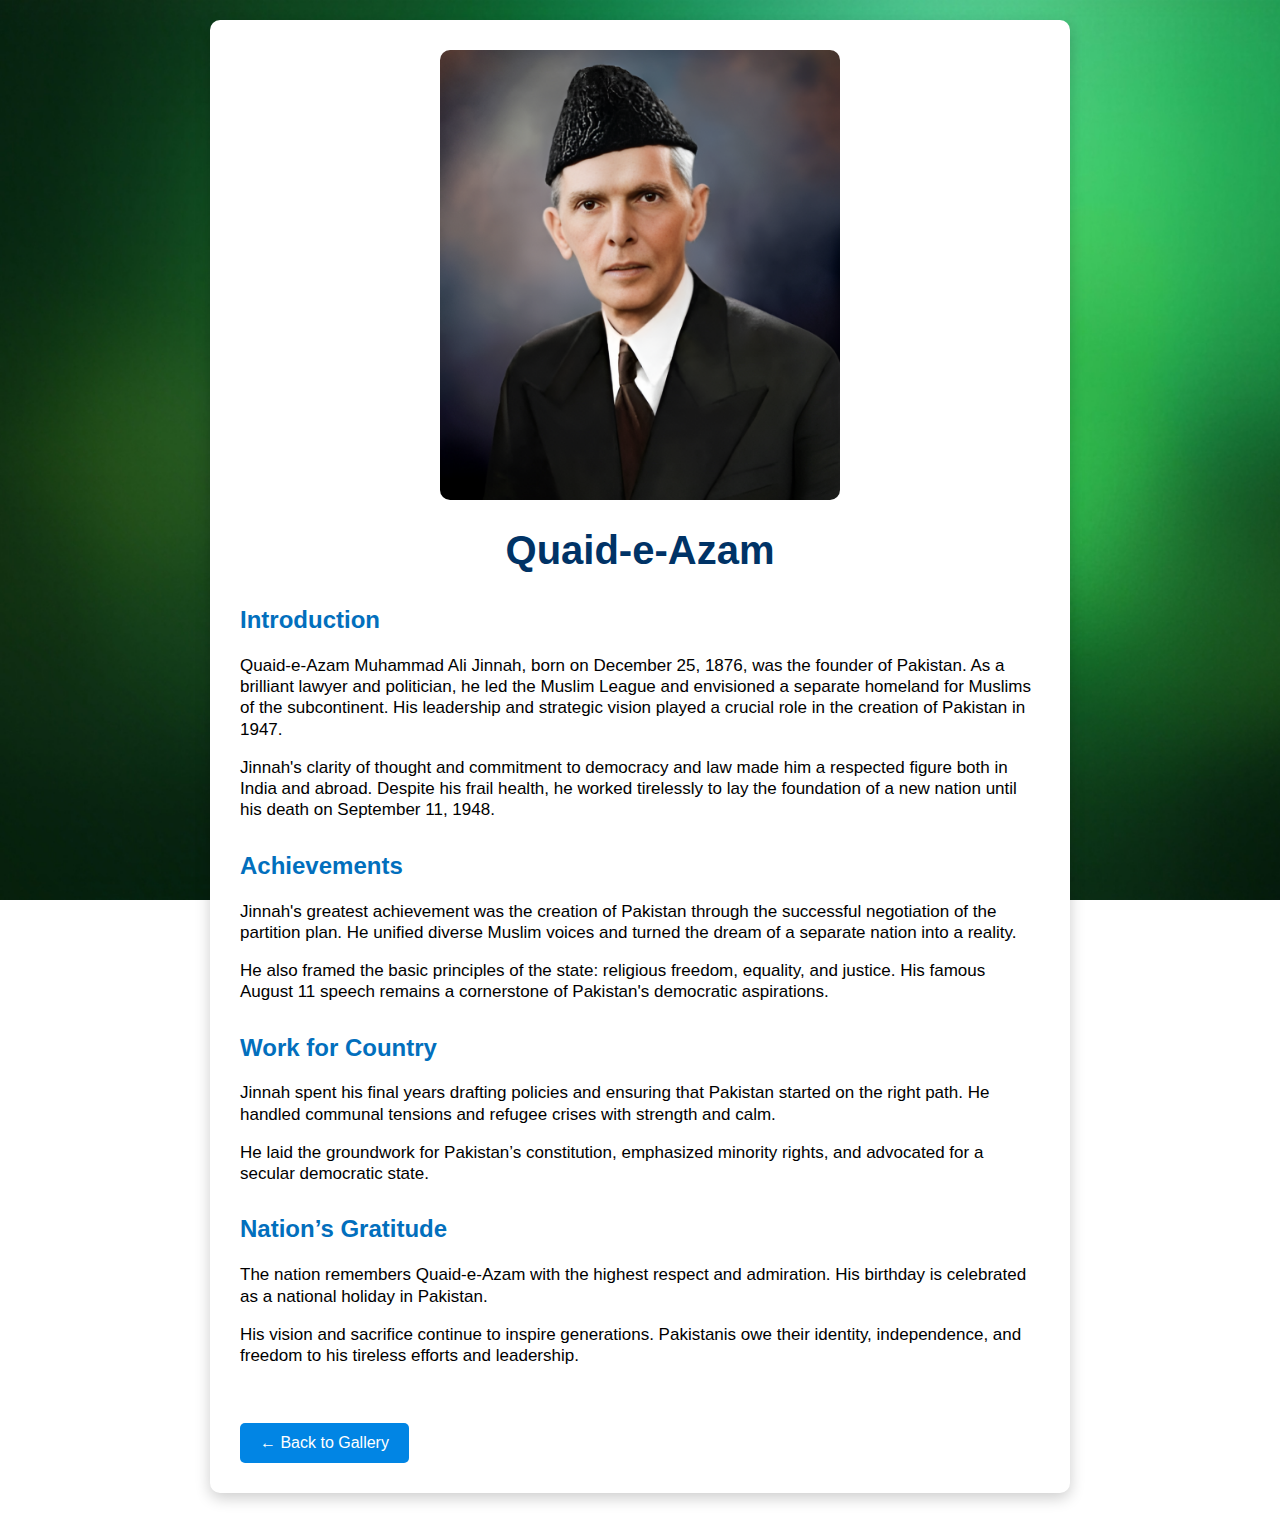
<file: HerosDescription/hero1.html>
<!DOCTYPE html>
<html lang="en">

<head>
    <meta charset="UTF-8">
    <meta name="viewport" content="width=device-width, initial-scale=1.0">
    <title>Quaid-e-Azam - National Hero</title>
    <link rel="stylesheet" href="../css/hero.css">
</head>

<body>
    <div class="container">
        <div class="image">
            <img src="../Images/Quaid-e-Azam.jpg" alt="Quaid-e-Azam">
            <h1>Quaid-e-Azam</h1>
        </div>

        <h2>Introduction</h2>
        <p>
            Quaid-e-Azam Muhammad Ali Jinnah, born on December 25, 1876, was the founder of Pakistan. As a brilliant
            lawyer and politician, he led the Muslim League and envisioned a separate homeland for Muslims of the
            subcontinent. His leadership and strategic vision played a crucial role in the creation of Pakistan in 1947.
        </p>
        <p>
            Jinnah's clarity of thought and commitment to democracy and law made him a respected figure both in India
            and abroad. Despite his frail health, he worked tirelessly to lay the foundation of a new nation until his
            death on September 11, 1948.
        </p>

        <h2>Achievements</h2>
        <p>
            Jinnah's greatest achievement was the creation of Pakistan through the successful negotiation of the
            partition plan. He unified diverse Muslim voices and turned the dream of a separate nation into a reality.
        </p>
        <p>
            He also framed the basic principles of the state: religious freedom, equality, and justice. His famous
            August 11 speech remains a cornerstone of Pakistan's democratic aspirations.
        </p>

        <h2>Work for Country</h2>
        <p>
            Jinnah spent his final years drafting policies and ensuring that Pakistan started on the right path. He
            handled communal tensions and refugee crises with strength and calm.
        </p>
        <p>
            He laid the groundwork for Pakistan’s constitution, emphasized minority rights, and advocated for a secular
            democratic state.
        </p>

        <h2>Nation’s Gratitude</h2>
        <p>
            The nation remembers Quaid-e-Azam with the highest respect and admiration. His birthday is celebrated as a
            national holiday in Pakistan.
        </p>
        <p>
            His vision and sacrifice continue to inspire generations. Pakistanis owe their identity, independence, and
            freedom to his tireless efforts and leadership.
        </p><br>
        <a href="../index.html">← Back to Gallery</a>
    </div>
</body>

</html>
</file>
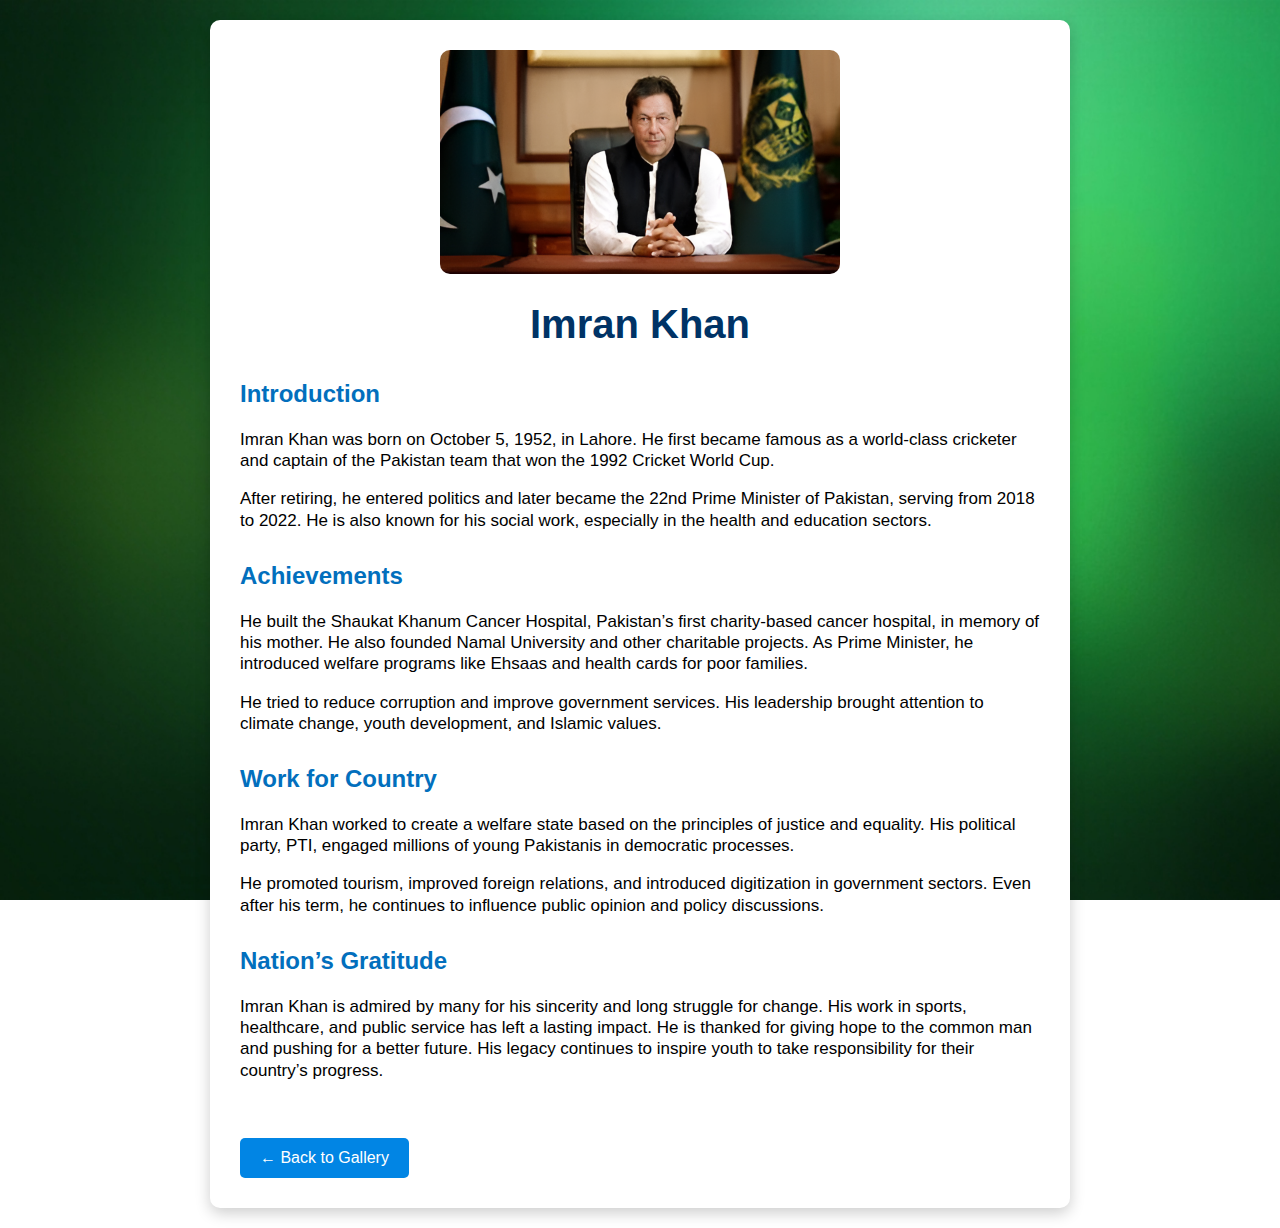
<file: HerosDescription/hero11.html>
<!DOCTYPE html>
<html lang="en">

<head>
    <meta charset="UTF-8">
    <meta name="viewport" content="width=device-width, initial-scale=1.0">
    <title>Imran Khan - National Hero</title>
    <link rel="stylesheet" href="../css/hero.css">
</head>

<body>
    <div class="container">
        <div class="image">
            <img src="../Images/Imran Khan.jpg" alt="Imran Khan">
            <h1>Imran Khan</h1>
        </div>

        <h2>Introduction</h2>
        <p>
            Imran Khan was born on October 5, 1952, in Lahore. He first became famous as a world-class cricketer and
            captain of the Pakistan team that won the 1992 Cricket World Cup.
        </p>
        <p>
            After retiring, he entered politics and later became the 22nd Prime Minister of Pakistan, serving from 2018
            to 2022. He is also known for his social work, especially in the health and education sectors.
        </p>

        <h2>Achievements</h2>
        <p>
            He built the Shaukat Khanum Cancer Hospital, Pakistan’s first charity-based cancer hospital, in memory of
            his mother. He also founded Namal University and other charitable projects. As Prime Minister, he introduced
            welfare programs like Ehsaas and health cards for poor families.
        </p>
        <p>
            He tried to reduce corruption and improve government services. His leadership brought attention to climate
            change, youth development, and Islamic values.
        </p>

        <h2>Work for Country</h2>
        <p>
            Imran Khan worked to create a welfare state based on the principles of justice and equality. His political
            party, PTI, engaged millions of young Pakistanis in democratic processes.
        </p>
        <p>
            He promoted tourism, improved foreign relations, and introduced digitization in government sectors. Even
            after his term, he continues to influence public opinion and policy discussions.
        </p>

        <h2>Nation’s Gratitude</h2>
        <p>
            Imran Khan is admired by many for his sincerity and long struggle for change. His work in sports,
            healthcare, and public service has left a lasting impact. He is thanked for giving hope to the common man
            and pushing for a better future. His legacy continues to inspire youth to take responsibility for their
            country’s progress.
        </p><br>
        <a href="../index.html">← Back to Gallery</a>
    </div>
</body>

</html>
</file>
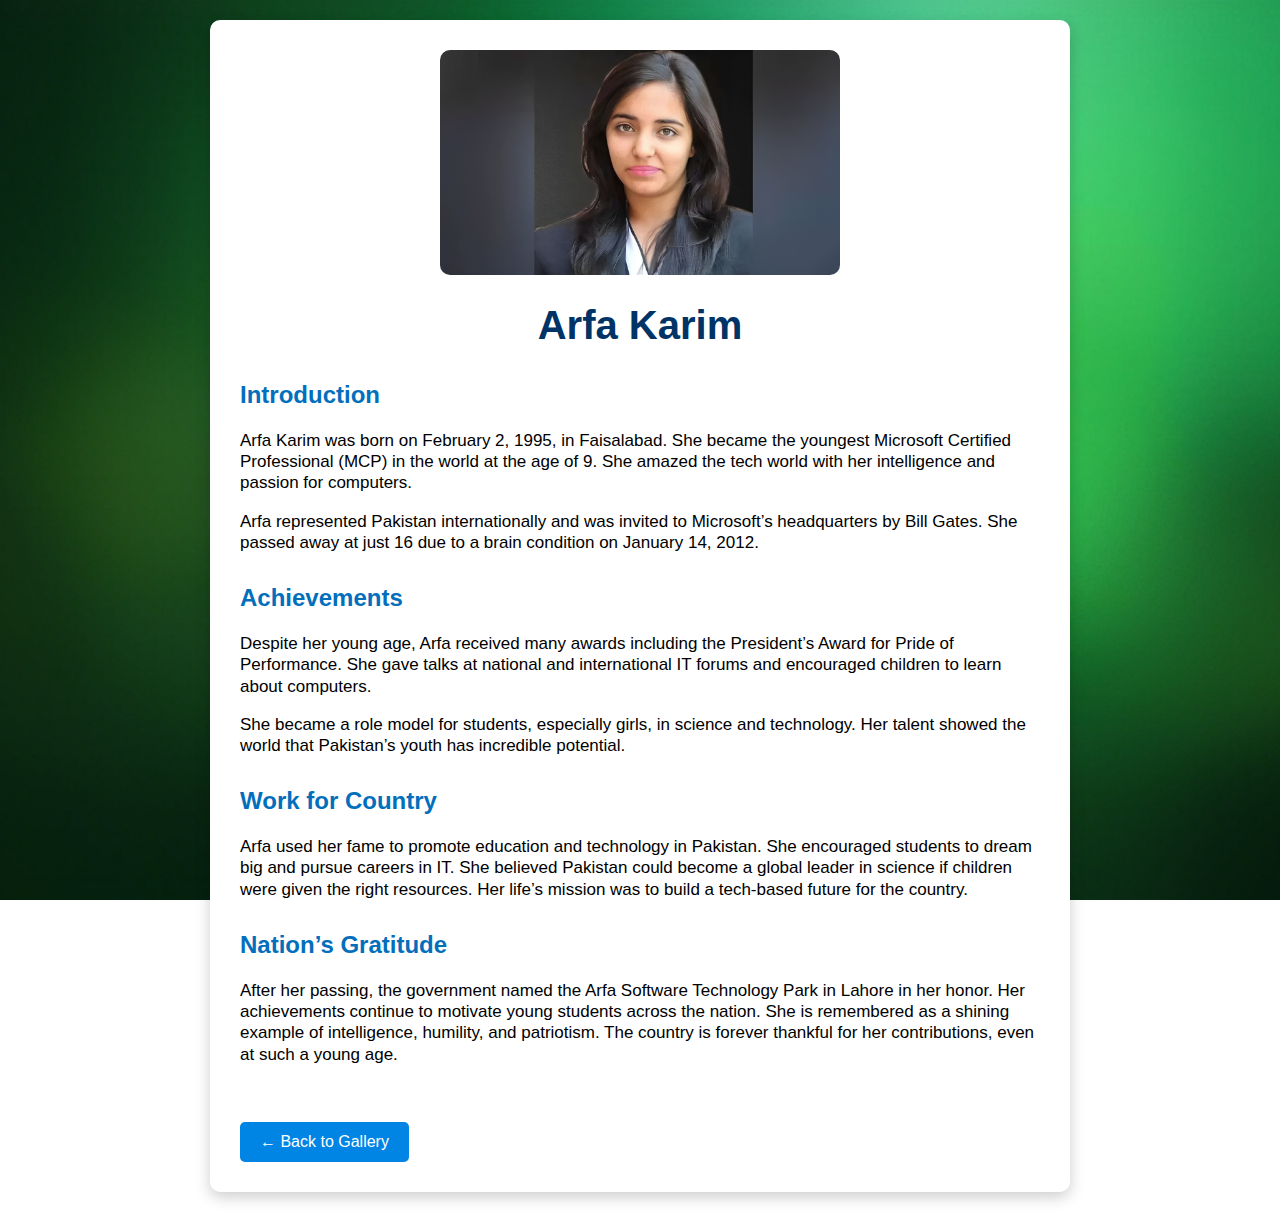
<file: HerosDescription/hero12.html>
<!DOCTYPE html>
<html lang="en">

<head>
    <meta charset="UTF-8">
    <meta name="viewport" content="width=device-width, initial-scale=1.0">
    <title>Arfa Karim - National Hero</title>
    <link rel="stylesheet" href="../css/hero.css">
</head>

<body>
    <div class="container">
        <div class="image">
            <img src="../Images/Arfa Karim.jpg" alt="Arfa Karim">
            <h1>Arfa Karim</h1>
        </div>

        <h2>Introduction</h2>
        <p>
            Arfa Karim was born on February 2, 1995, in Faisalabad. She became the youngest Microsoft Certified
            Professional (MCP) in the world at the age of 9. She amazed the tech world with her intelligence and passion
            for computers.
        </p>
        <p>
            Arfa represented Pakistan internationally and was invited to Microsoft’s headquarters by Bill Gates. She
            passed away at just 16 due to a brain condition on January 14, 2012.
        </p>

        <h2>Achievements</h2>
        <p>
            Despite her young age, Arfa received many awards including the President’s Award for Pride of Performance.
            She gave talks at national and international IT forums and encouraged children to learn about computers.
        </p>
        <p>
            She became a role model for students, especially girls, in science and technology. Her talent showed the
            world that Pakistan’s youth has incredible potential.
        </p>

        <h2>Work for Country</h2>
        <p>
            Arfa used her fame to promote education and technology in Pakistan. She encouraged students to dream big and
            pursue careers in IT. She believed Pakistan could become a global leader in science if children were given
            the right resources. Her life’s mission was to build a tech-based future for the country.
        </p>

        <h2>Nation’s Gratitude</h2>
        <p>
            After her passing, the government named the Arfa Software Technology Park in Lahore in her honor. Her
            achievements continue to motivate young students across the nation. She is remembered as a shining example
            of intelligence, humility, and patriotism. The country is forever thankful for her contributions, even at
            such a young age.
        </p><br>
        <a href="../index.html">← Back to Gallery</a>
    </div>
</body>

</html>
</file>
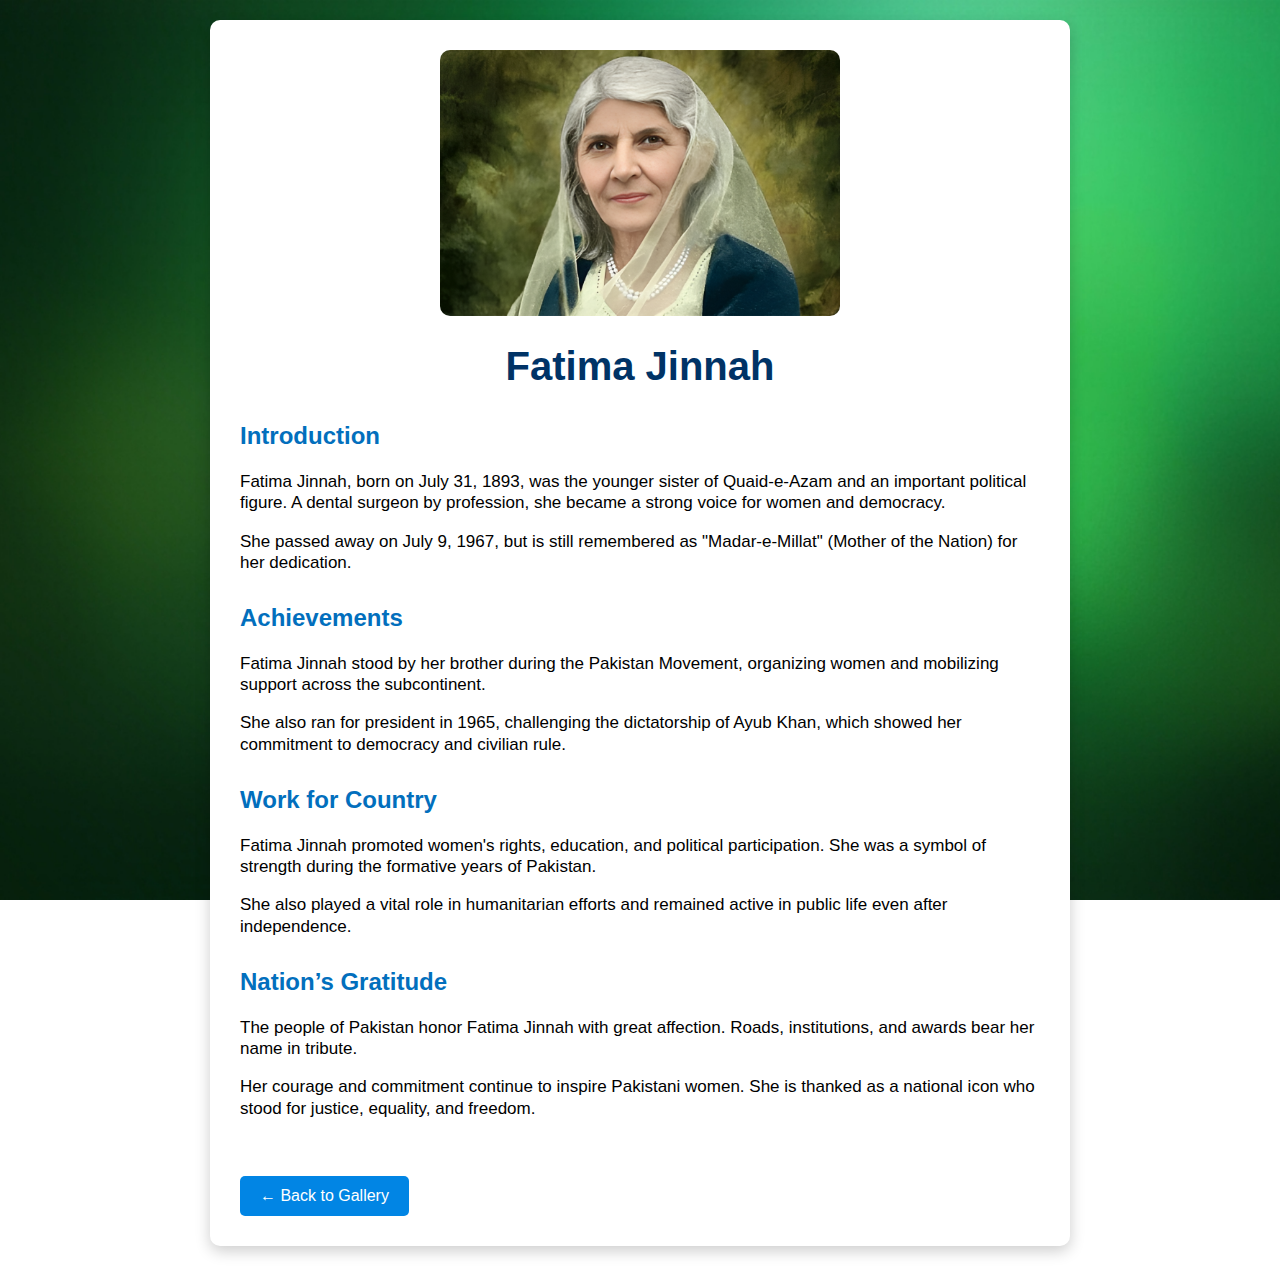
<file: HerosDescription/hero2.html>
<!DOCTYPE html>
<html lang="en">

<head>
    <meta charset="UTF-8">
    <meta name="viewport" content="width=device-width, initial-scale=1.0">
    <title>Fatima Jinnah - National Hero</title>
    <link rel="stylesheet" href="../css/hero.css">
</head>

<body>
    <div class="container">
        <div class="image">
            <img src="../Images/Fatima Jinnah.jpg" alt="Fatima Jinnah">
            <h1>Fatima Jinnah</h1>
        </div>

        <h2>Introduction</h2>
        <p>
            Fatima Jinnah, born on July 31, 1893, was the younger sister of Quaid-e-Azam and an important political
            figure. A dental surgeon by profession, she became a strong voice for women and democracy.
        </p>
        <p>
            She passed away on July 9, 1967, but is still remembered as "Madar-e-Millat" (Mother of the Nation) for her
            dedication.
        </p>

        <h2>Achievements</h2>
        <p>
            Fatima Jinnah stood by her brother during the Pakistan Movement, organizing women and mobilizing support
            across the subcontinent.
        </p>
        <p>
            She also ran for president in 1965, challenging the dictatorship of Ayub Khan, which showed her commitment
            to democracy and civilian rule.
        </p>

        <h2>Work for Country</h2>
        <p>
            Fatima Jinnah promoted women's rights, education, and political participation. She was a symbol of strength
            during the formative years of Pakistan.
        </p>
        <p>
            She also played a vital role in humanitarian efforts and remained active in public life even after
            independence.
        </p>

        <h2>Nation’s Gratitude</h2>
        <p>
            The people of Pakistan honor Fatima Jinnah with great affection. Roads, institutions, and awards bear her
            name in tribute.
        </p>
        <p>
            Her courage and commitment continue to inspire Pakistani women. She is thanked as a national icon who stood
            for justice, equality, and freedom.
        </p><br>
        <a href="../index.html">← Back to Gallery</a>
    </div>
</body>

</html>
</file>
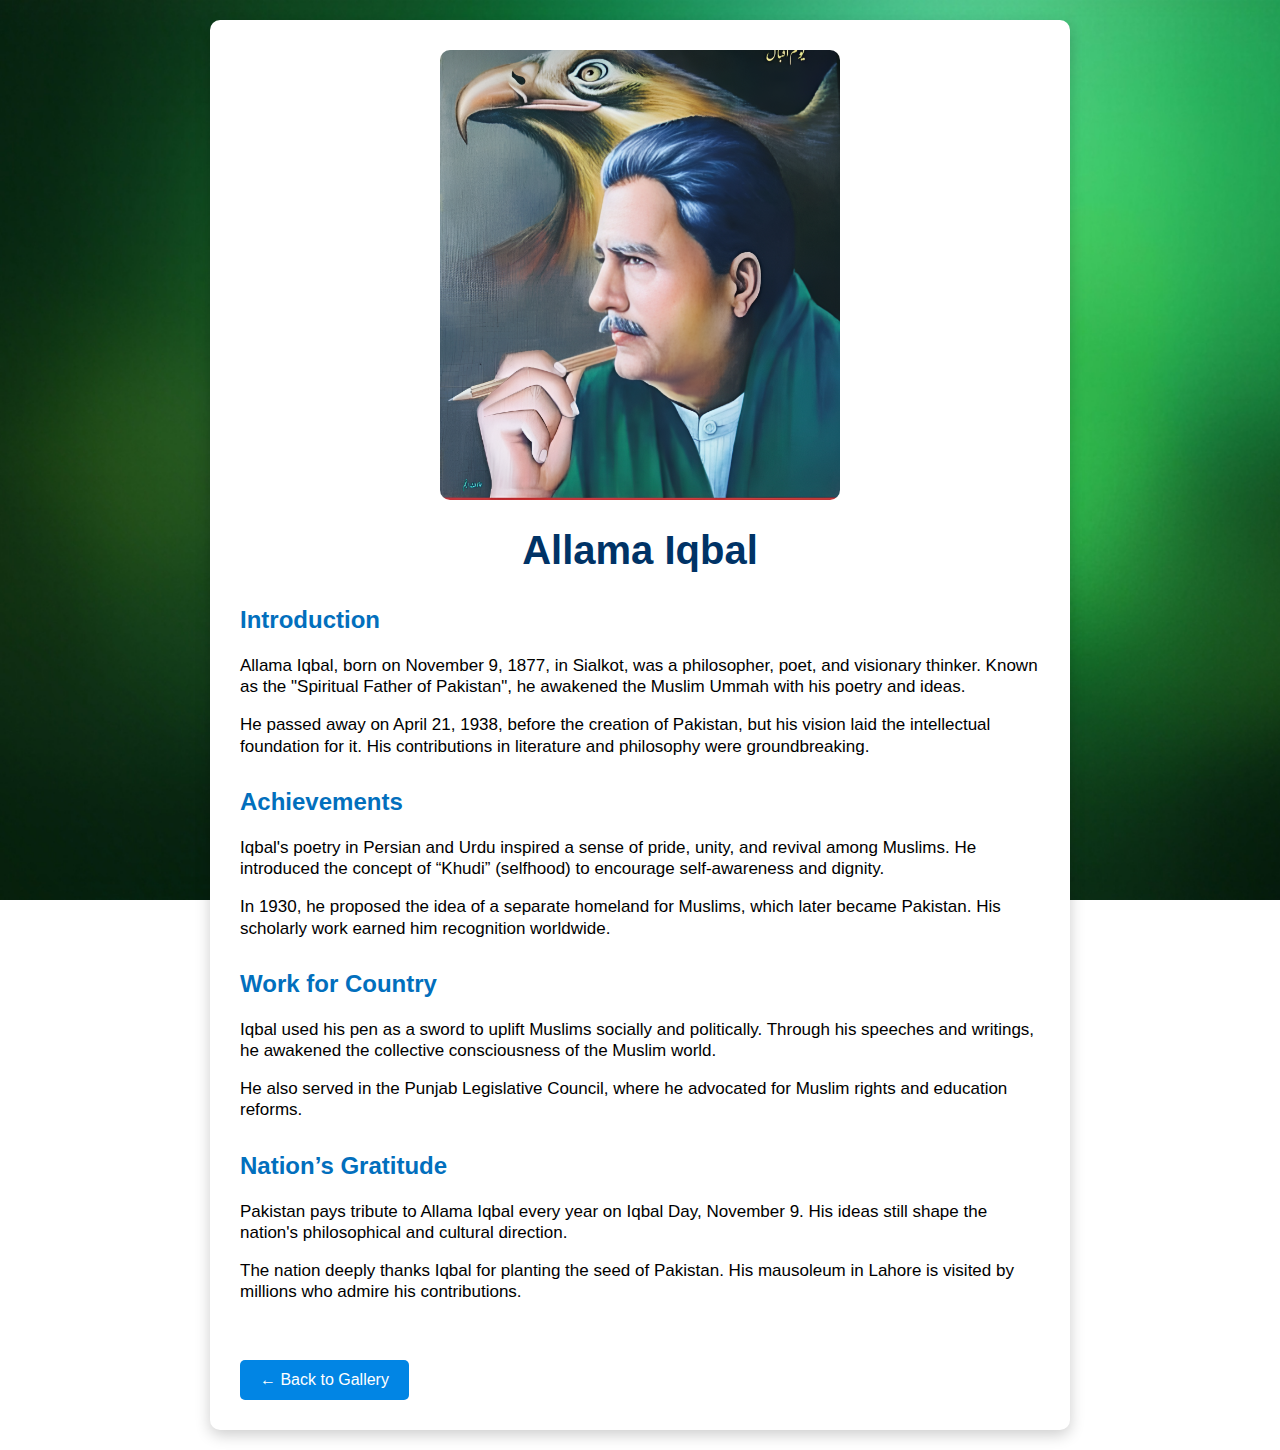
<file: HerosDescription/hero3.html>
<!DOCTYPE html>
<html lang="en">

<head>
    <meta charset="UTF-8">
    <meta name="viewport" content="width=device-width, initial-scale=1.0">
    <title>Allama Iqbal - National Hero</title>
    <link rel="stylesheet" href="../css/hero.css">
</head>

<body>
    <div class="container">
        <div class="image">
            <img src="../Images/Allama Iqbal.jpg" alt="Allama Iqbal">
            <h1>Allama Iqbal</h1>
        </div>

        <h2>Introduction</h2>
        <p>
            Allama Iqbal, born on November 9, 1877, in Sialkot, was a philosopher, poet, and visionary thinker. Known as
            the "Spiritual Father of Pakistan", he awakened the Muslim Ummah with his poetry and ideas.
        </p>
        <p>
            He passed away on April 21, 1938, before the creation of Pakistan, but his vision laid the intellectual
            foundation for it. His contributions in literature and philosophy were groundbreaking.
        </p>

        <h2>Achievements</h2>
        <p>
            Iqbal's poetry in Persian and Urdu inspired a sense of pride, unity, and revival among Muslims. He
            introduced the concept of “Khudi” (selfhood) to encourage self-awareness and dignity.
        </p>
        <p>
            In 1930, he proposed the idea of a separate homeland for Muslims, which later became Pakistan. His scholarly
            work earned him recognition worldwide.
        </p>

        <h2>Work for Country</h2>
        <p>
            Iqbal used his pen as a sword to uplift Muslims socially and politically. Through his speeches and writings,
            he awakened the collective consciousness of the Muslim world.
        </p>
        <p>
            He also served in the Punjab Legislative Council, where he advocated for Muslim rights and education
            reforms.
        </p>

        <h2>Nation’s Gratitude</h2>
        <p>
            Pakistan pays tribute to Allama Iqbal every year on Iqbal Day, November 9. His ideas still shape the
            nation's philosophical and cultural direction.
        </p>
        <p>
            The nation deeply thanks Iqbal for planting the seed of Pakistan. His mausoleum in Lahore is visited by
            millions who admire his contributions.
        </p><br>
        <a href="../index.html">← Back to Gallery</a>
    </div>
</body>

</html>
</file>
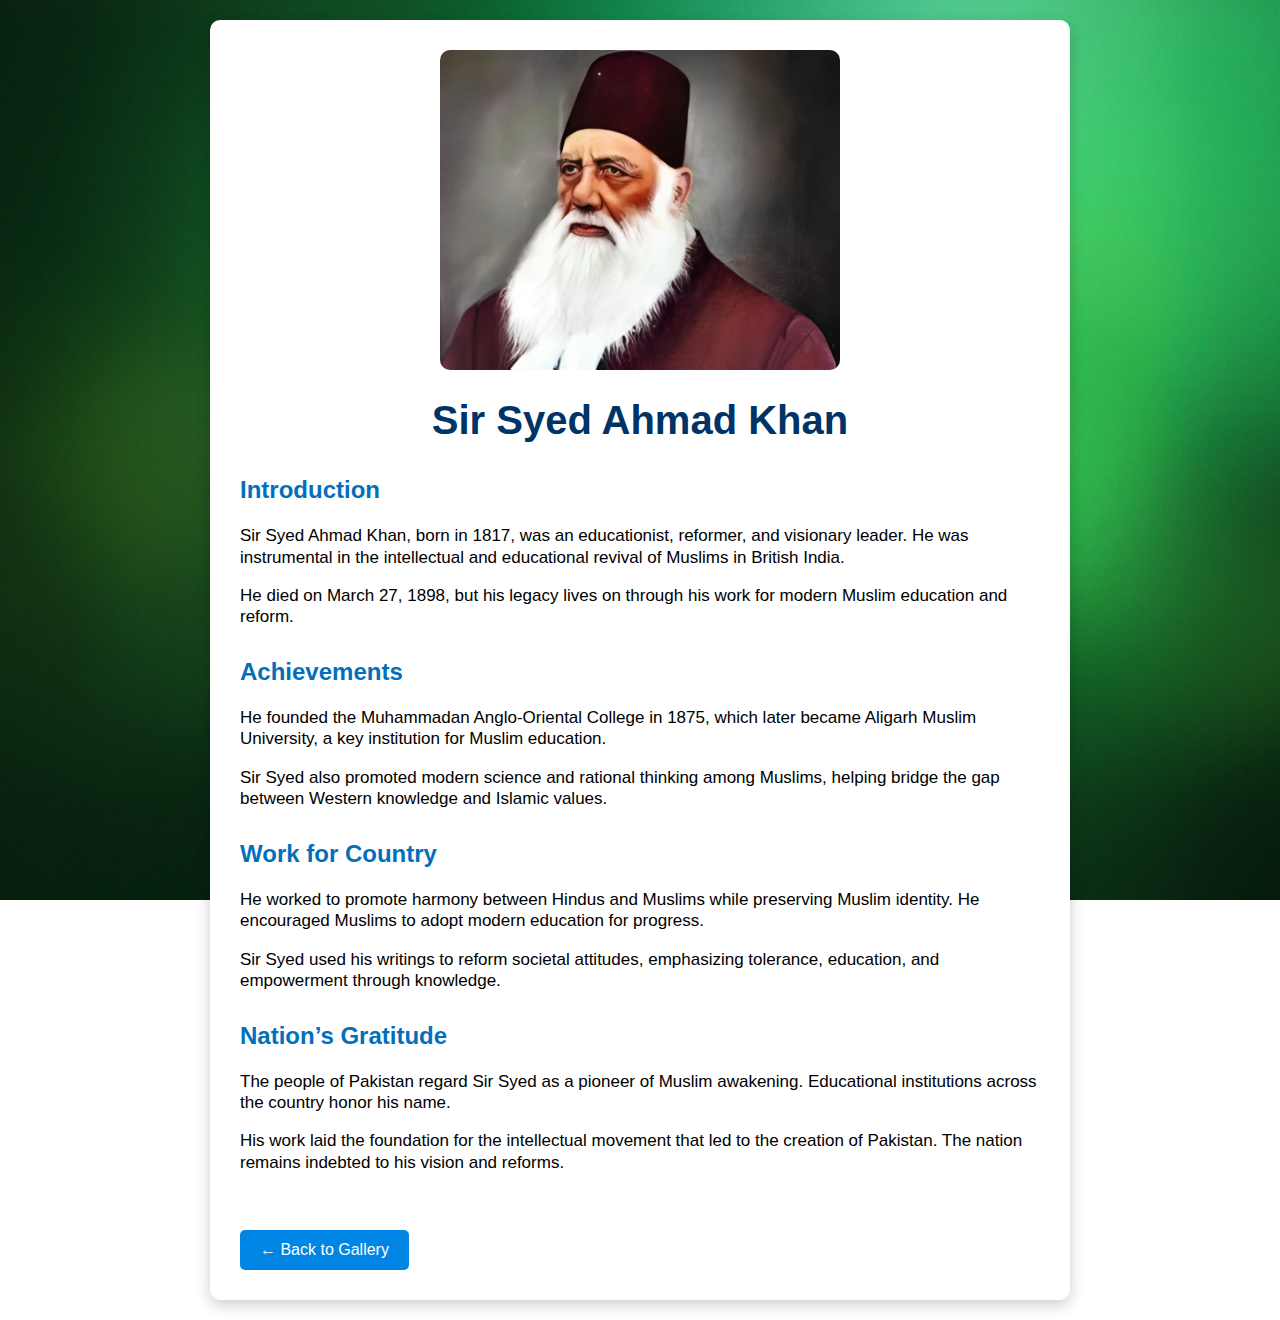
<file: HerosDescription/hero4.html>
<!DOCTYPE html>
<html lang="en">

<head>
    <meta charset="UTF-8">
    <meta name="viewport" content="width=device-width, initial-scale=1.0">
    <title>Sir Syed Ahmad Khan - National Hero</title>
    <link rel="stylesheet" href="../css/hero.css">
</head>

<body>
    <div class="container">
        <div class="image">
            <img src="../Images/Sir Syed Ahmad Khan.jpg" alt="Sir Syed Ahmad Khan">
            <h1>Sir Syed Ahmad Khan</h1>
        </div>

        <h2>Introduction</h2>
        <p>
            Sir Syed Ahmad Khan, born in 1817, was an educationist, reformer, and visionary leader. He was instrumental
            in the intellectual and educational revival of Muslims in British India.
        </p>
        <p>
            He died on March 27, 1898, but his legacy lives on through his work for modern Muslim education and reform.
        </p>

        <h2>Achievements</h2>
        <p>
            He founded the Muhammadan Anglo-Oriental College in 1875, which later became Aligarh Muslim University, a
            key institution for Muslim education.
        </p>
        <p>
            Sir Syed also promoted modern science and rational thinking among Muslims, helping bridge the gap between
            Western knowledge and Islamic values.
        </p>

        <h2>Work for Country</h2>
        <p>
            He worked to promote harmony between Hindus and Muslims while preserving Muslim identity. He encouraged
            Muslims to adopt modern education for progress.
        </p>
        <p>
            Sir Syed used his writings to reform societal attitudes, emphasizing tolerance, education, and empowerment
            through knowledge.
        </p>

        <h2>Nation’s Gratitude</h2>
        <p>
            The people of Pakistan regard Sir Syed as a pioneer of Muslim awakening. Educational institutions across the
            country honor his name.
        </p>
        <p>
            His work laid the foundation for the intellectual movement that led to the creation of Pakistan. The nation
            remains indebted to his vision and reforms.
        </p><br>
        <a href="../index.html">← Back to Gallery</a>
    </div>
</body>

</html>
</file>
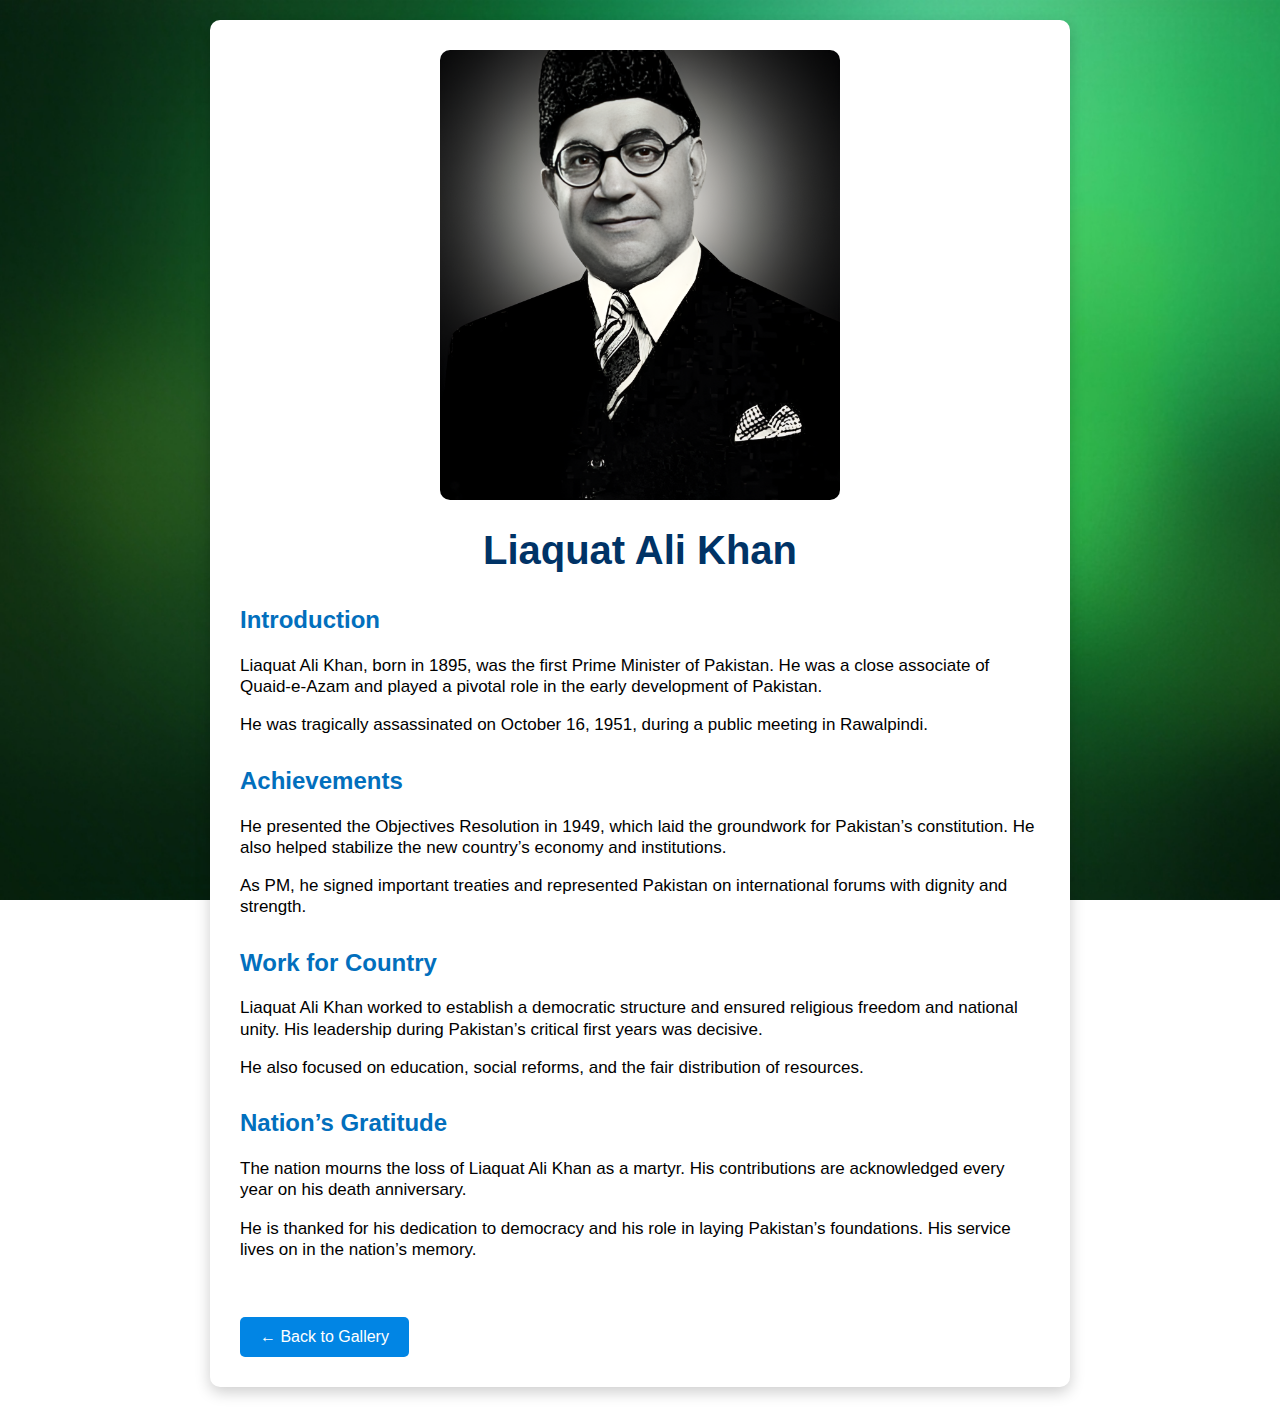
<file: HerosDescription/hero5.html>
<!DOCTYPE html>
<html lang="en">

<head>
    <meta charset="UTF-8">
    <meta name="viewport" content="width=device-width, initial-scale=1.0">
    <title>Liaquat Ali Khan - National Hero</title>
    <link rel="stylesheet" href="../css/hero.css">
</head>

<body>
    <div class="container">
        <div class="image">
            <img src="../Images/Liaquat Ali Khan.jpg" alt="Liaquat Ali Khan">
            <h1>Liaquat Ali Khan</h1>
        </div>

        <h2>Introduction</h2>
        <p>
            Liaquat Ali Khan, born in 1895, was the first Prime Minister of Pakistan. He was a close associate of
            Quaid-e-Azam and played a pivotal role in the early development of Pakistan.
        </p>
        <p>
            He was tragically assassinated on October 16, 1951, during a public meeting in Rawalpindi.
        </p>

        <h2>Achievements</h2>
        <p>
            He presented the Objectives Resolution in 1949, which laid the groundwork for Pakistan’s constitution. He
            also helped stabilize the new country’s economy and institutions.
        </p>
        <p>
            As PM, he signed important treaties and represented Pakistan on international forums with dignity and
            strength.
        </p>

        <h2>Work for Country</h2>
        <p>
            Liaquat Ali Khan worked to establish a democratic structure and ensured religious freedom and national
            unity. His leadership during Pakistan’s critical first years was decisive.
        </p>
        <p>
            He also focused on education, social reforms, and the fair distribution of resources.
        </p>

        <h2>Nation’s Gratitude</h2>
        <p>
            The nation mourns the loss of Liaquat Ali Khan as a martyr. His contributions are acknowledged every year on
            his death anniversary.
        </p>
        <p>
            He is thanked for his dedication to democracy and his role in laying Pakistan’s foundations. His service
            lives on in the nation’s memory.
        </p><br>
        <a href="../index.html">← Back to Gallery</a>
    </div>
</body>

</html>
</file>
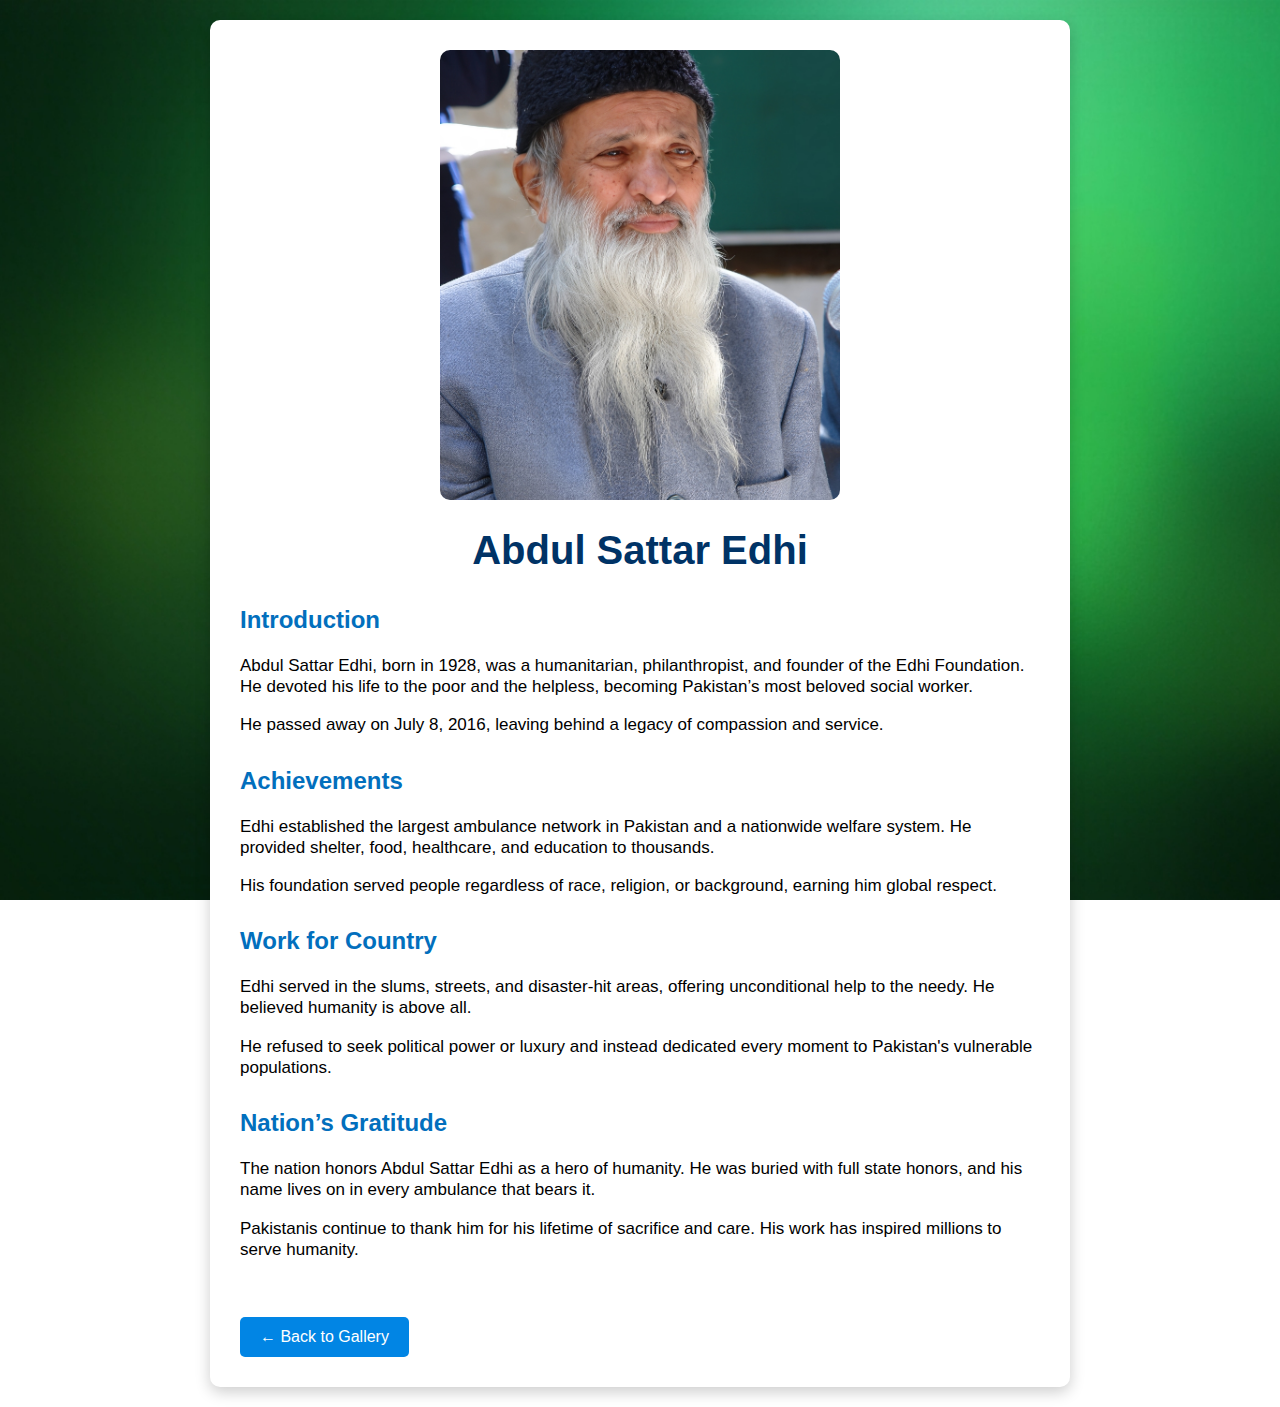
<file: HerosDescription/hero6.html>
<!DOCTYPE html>
<html lang="en">

<head>
    <meta charset="UTF-8">
    <meta name="viewport" content="width=device-width, initial-scale=1.0">
    <title>Abdul Sattar Edhi - National Hero</title>
    <link rel="stylesheet" href="../css/hero.css">
</head>

<body>
    <div class="container">
        <div class="image">
            <img src="../Images/Abdul Sattar Edi.jpg" alt="Abdul Sattar Edhi">
            <h1>Abdul Sattar Edhi</h1>
        </div>

        <h2>Introduction</h2>
        <p>
            Abdul Sattar Edhi, born in 1928, was a humanitarian, philanthropist, and founder of the Edhi Foundation. He
            devoted his life to the poor and the helpless, becoming Pakistan’s most beloved social worker.
        </p>
        <p>
            He passed away on July 8, 2016, leaving behind a legacy of compassion and service.
        </p>

        <h2>Achievements</h2>
        <p>
            Edhi established the largest ambulance network in Pakistan and a nationwide welfare system. He provided
            shelter, food, healthcare, and education to thousands.
        </p>
        <p>
            His foundation served people regardless of race, religion, or background, earning him global respect.
        </p>

        <h2>Work for Country</h2>
        <p>
            Edhi served in the slums, streets, and disaster-hit areas, offering unconditional help to the needy. He
            believed humanity is above all.
        </p>
        <p>
            He refused to seek political power or luxury and instead dedicated every moment to Pakistan's vulnerable
            populations.
        </p>

        <h2>Nation’s Gratitude</h2>
        <p>
            The nation honors Abdul Sattar Edhi as a hero of humanity. He was buried with full state honors, and his
            name lives on in every ambulance that bears it.
        </p>
        <p>
            Pakistanis continue to thank him for his lifetime of sacrifice and care. His work has inspired millions to
            serve humanity.
        </p><br>
        <a href="../index.html">← Back to Gallery</a>
    </div>
</body>

</html>
</file>
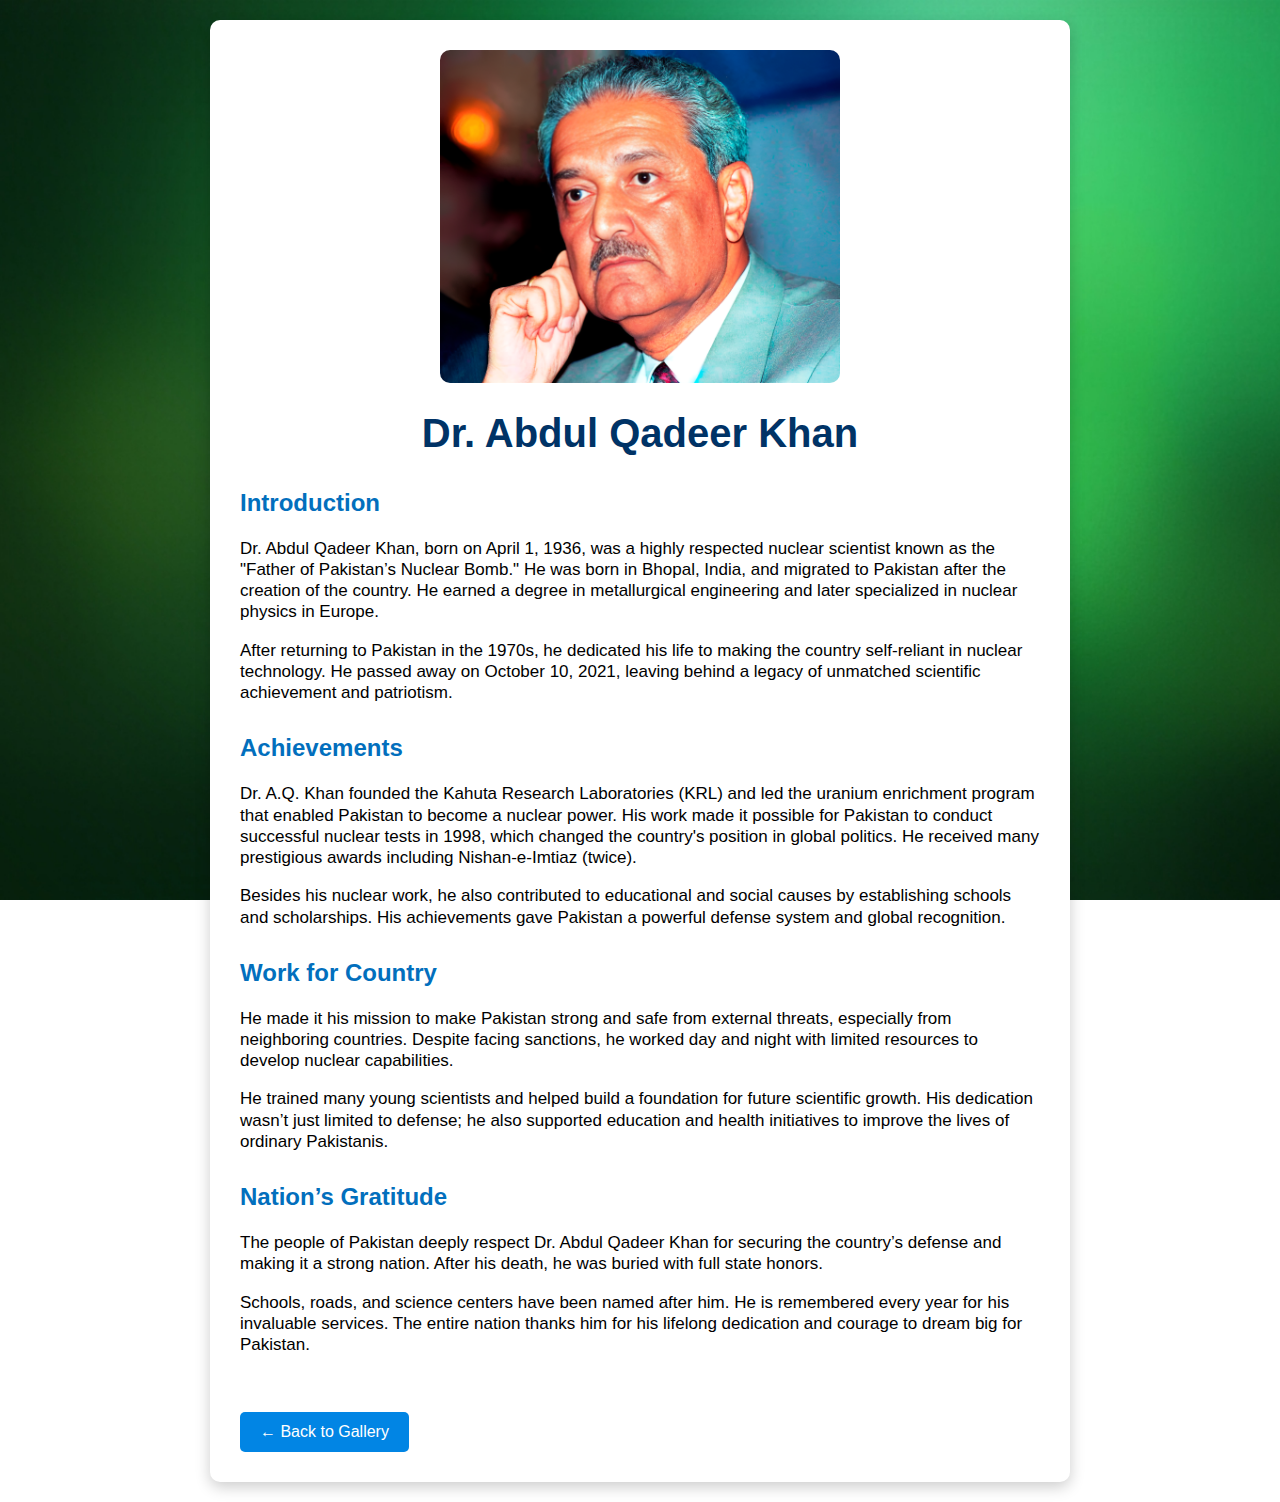
<file: HerosDescription/hero7.html>
<!DOCTYPE html>
<html lang="en">

<head>
    <meta charset="UTF-8">
    <meta name="viewport" content="width=device-width, initial-scale=1.0">
    <title>Dr. Abdul Qadeer Khan - National Hero</title>
    <link rel="stylesheet" href="../css/hero.css">
</head>

<body>
    <div class="container">
        <div class="image">
            <img src="../Images/Dr Abdul Qadeer Khan.jpg" alt="Dr. Abdul Qadeer Khan">
            <h1>Dr. Abdul Qadeer Khan</h1>
        </div>

        <h2>Introduction</h2>
        <p>
            Dr. Abdul Qadeer Khan, born on April 1, 1936, was a highly respected nuclear scientist known as the "Father
            of Pakistan’s Nuclear Bomb." He was born in Bhopal, India, and migrated to Pakistan after the creation of
            the country. He earned a degree in metallurgical engineering and later specialized in nuclear physics in
            Europe.
        </p>
        <p>
            After returning to Pakistan in the 1970s, he dedicated his life to making the country self-reliant in
            nuclear technology. He passed away on October 10, 2021, leaving behind a legacy of unmatched scientific
            achievement and patriotism.
        </p>

        <h2>Achievements</h2>
        <p>
            Dr. A.Q. Khan founded the Kahuta Research Laboratories (KRL) and led the uranium enrichment program that
            enabled Pakistan to become a nuclear power. His work made it possible for Pakistan to conduct successful
            nuclear tests in 1998, which changed the country's position in global politics. He received many prestigious
            awards including Nishan-e-Imtiaz (twice).
        </p>
        <p>
            Besides his nuclear work, he also contributed to educational and social causes by establishing schools and
            scholarships. His achievements gave Pakistan a powerful defense system and global recognition.
        </p>

        <h2>Work for Country</h2>
        <p>
            He made it his mission to make Pakistan strong and safe from external threats, especially from neighboring
            countries. Despite facing sanctions, he worked day and night with limited resources to develop nuclear
            capabilities.
        </p>
        <p>
            He trained many young scientists and helped build a foundation for future scientific growth. His dedication
            wasn’t just limited to defense; he also supported education and health initiatives to improve the lives of
            ordinary Pakistanis.
        </p>

        <h2>Nation’s Gratitude</h2>
        <p>
            The people of Pakistan deeply respect Dr. Abdul Qadeer Khan for securing the country’s defense and making it
            a strong nation. After his death, he was buried with full state honors.
        </p>
        <p>
            Schools, roads, and science centers have been named after him. He is remembered every year for his
            invaluable services. The entire nation thanks him for his lifelong dedication and courage to dream big for
            Pakistan.
        </p><br>
        <a href="../index.html">← Back to Gallery</a>
    </div>
</body>

</html>
</file>
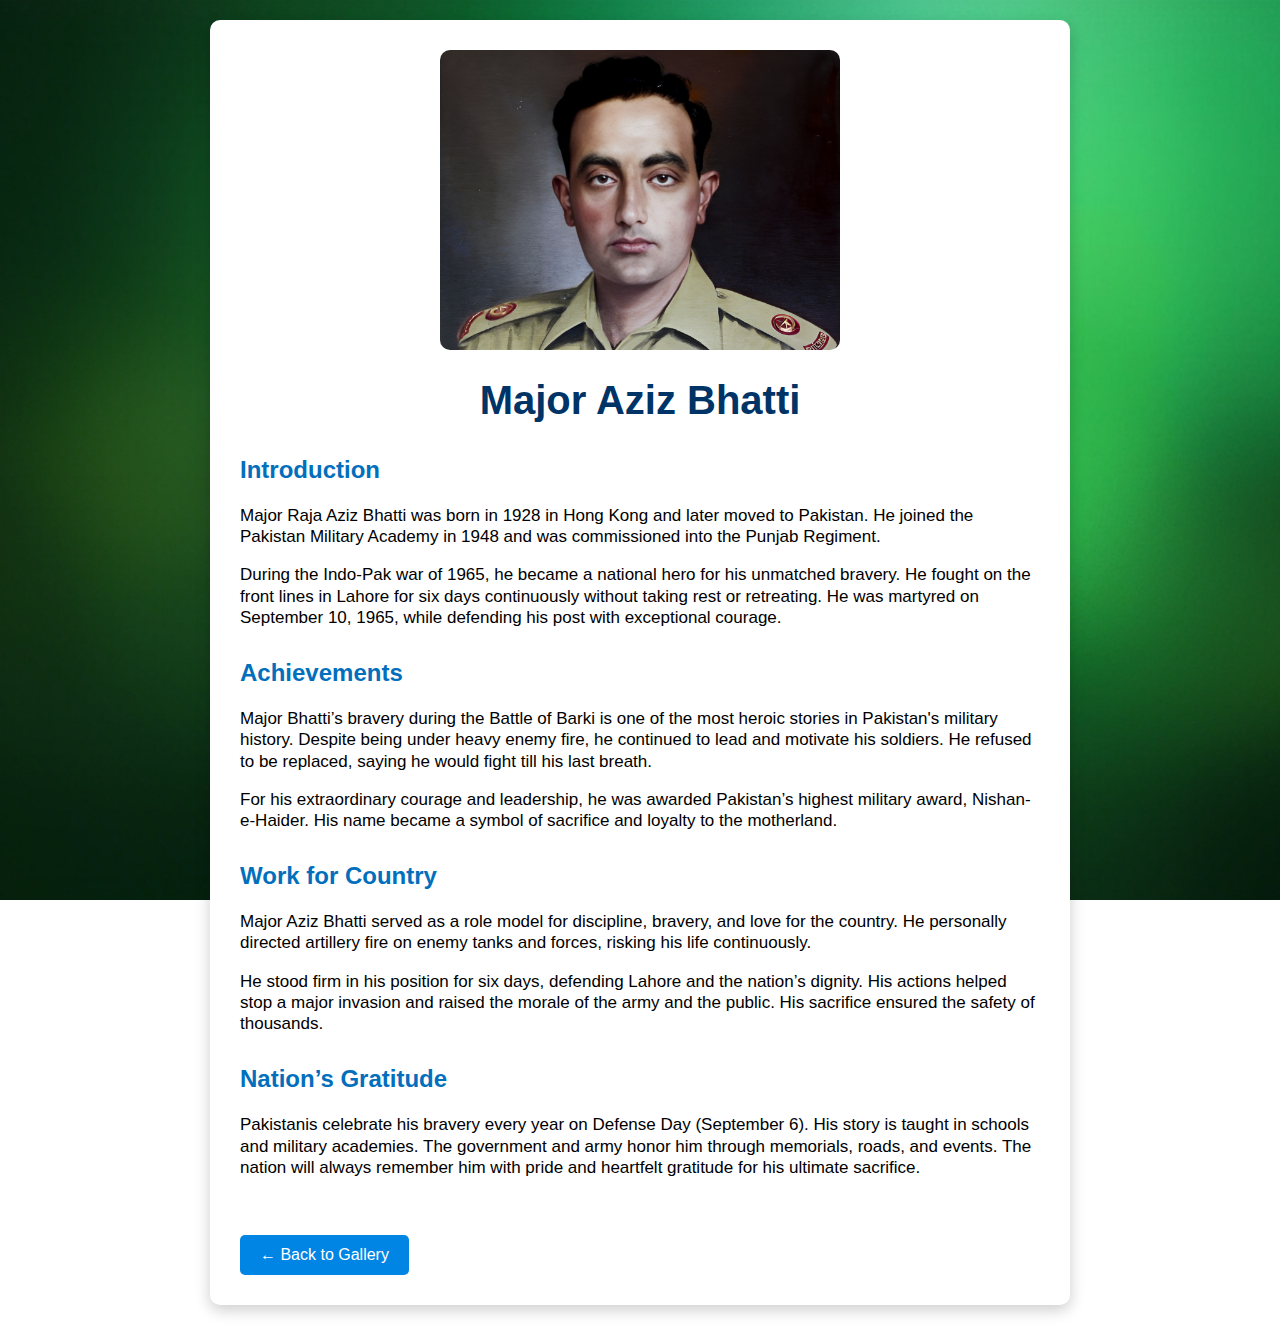
<file: HerosDescription/hero8.html>
<!DOCTYPE html>
<html lang="en">

<head>
    <meta charset="UTF-8">
    <meta name="viewport" content="width=device-width, initial-scale=1.0">
    <title>Major Aziz Bhatti - National Hero</title>
    <link rel="stylesheet" href="../css/hero.css">
</head>

<body>
    <div class="container">
        <div class="image">
            <img src="../Images/Major Aziz Bhatti.jpg" alt="Major Aziz Bhatti">
            <h1>Major Aziz Bhatti</h1>
        </div>

        <h2>Introduction</h2>
        <p>
            Major Raja Aziz Bhatti was born in 1928 in Hong Kong and later moved to Pakistan. He joined the Pakistan
            Military Academy in 1948 and was commissioned into the Punjab Regiment.
        </p>
        <p>
            During the Indo-Pak war of 1965, he became a national hero for his unmatched bravery. He fought on the front
            lines in Lahore for six days continuously without taking rest or retreating. He was martyred on September
            10, 1965, while defending his post with exceptional courage.
        </p>

        <h2>Achievements</h2>
        <p>
            Major Bhatti’s bravery during the Battle of Barki is one of the most heroic stories in Pakistan's military
            history. Despite being under heavy enemy fire, he continued to lead and motivate his soldiers. He refused to
            be replaced, saying he would fight till his last breath.
        </p>
        <p>
            For his extraordinary courage and leadership, he was awarded Pakistan’s highest military award,
            Nishan-e-Haider. His name became a symbol of sacrifice and loyalty to the motherland.
        </p>

        <h2>Work for Country</h2>
        <p>
            Major Aziz Bhatti served as a role model for discipline, bravery, and love for the country. He personally
            directed artillery fire on enemy tanks and forces, risking his life continuously.
        </p>
        <p>
            He stood firm in his position for six days, defending Lahore and the nation’s dignity. His actions helped
            stop a major invasion and raised the morale of the army and the public. His sacrifice ensured the safety of
            thousands.
        </p>

        <h2>Nation’s Gratitude</h2>
        <p>
            Pakistanis celebrate his bravery every year on Defense Day (September 6). His story is taught in schools and
            military academies. The government and army honor him through memorials, roads, and events. The nation will
            always remember him with pride and heartfelt gratitude for his ultimate sacrifice.
        </p><br>
        <a href="../index.html">← Back to Gallery</a>
    </div>
</body>

</html>
</file>
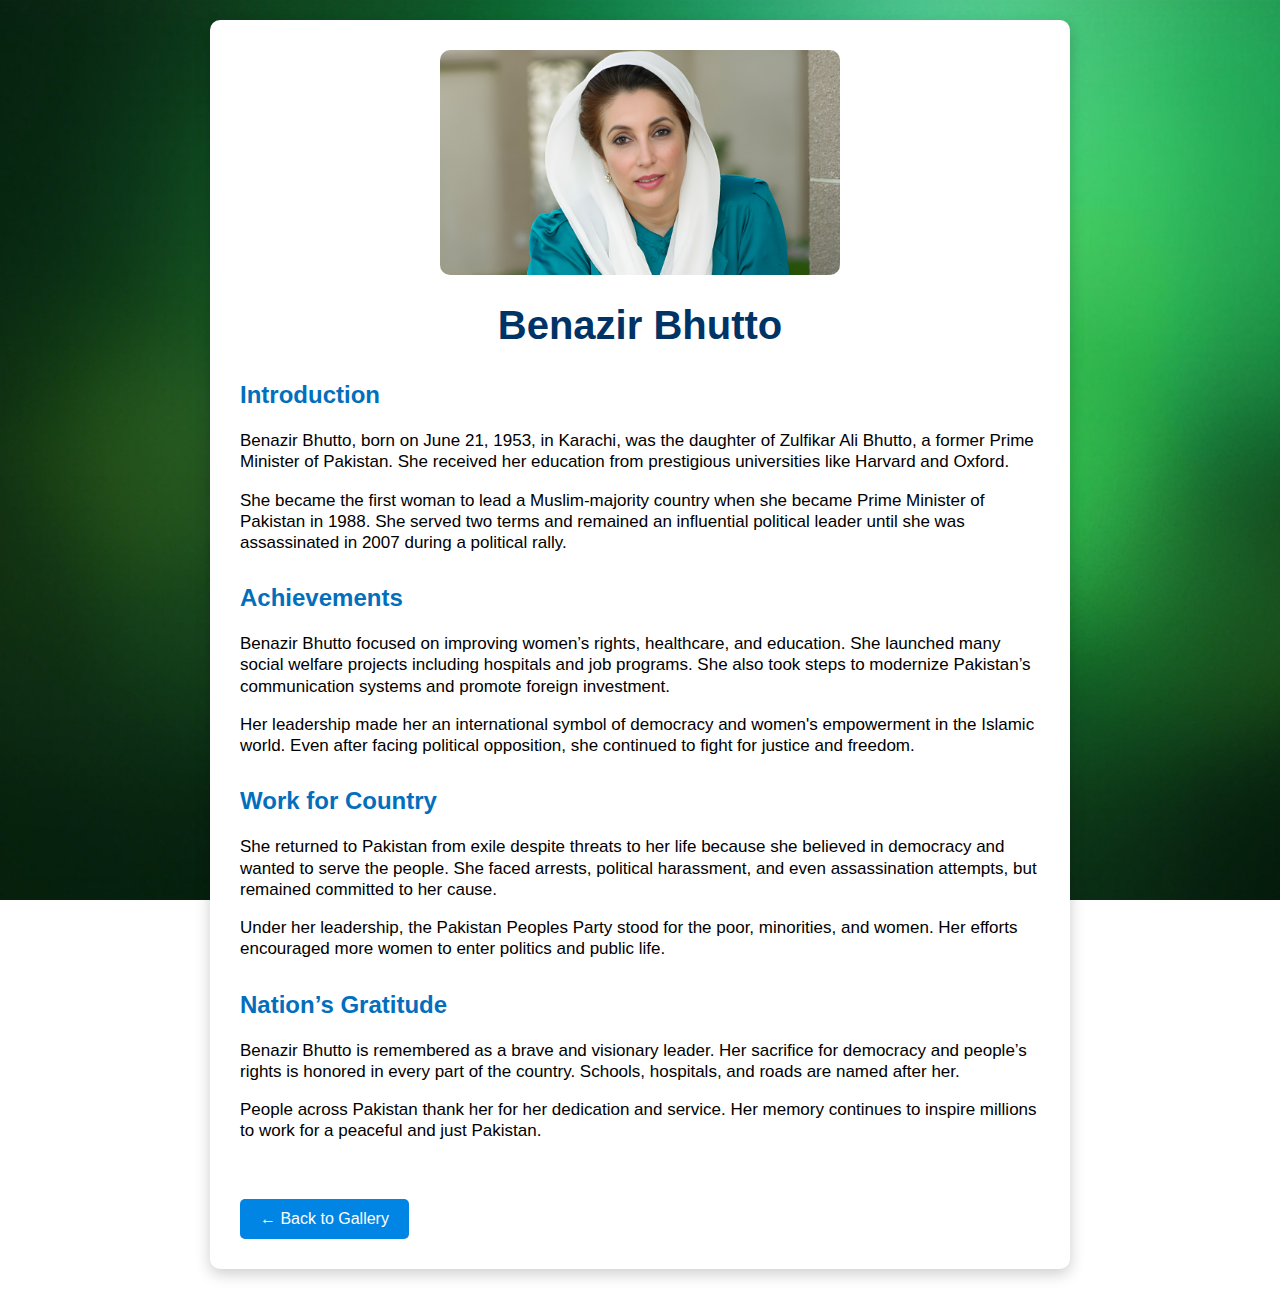
<file: HerosDescription/hero9.html>
<!DOCTYPE html>
<html lang="en">

<head>
    <meta charset="UTF-8">
    <meta name="viewport" content="width=device-width, initial-scale=1.0">
    <title>Benazir Bhutto - National Hero</title>
    <link rel="stylesheet" href="../css/hero.css">
</head>

<body>
    <div class="container">
        <div class="image">
            <img src="../Images/Benazir Bhutto.jpg" alt="Benazir Bhutto">
            <h1>Benazir Bhutto</h1>
        </div>

        <h2>Introduction</h2>
        <p>
            Benazir Bhutto, born on June 21, 1953, in Karachi, was the daughter of Zulfikar Ali Bhutto, a former Prime
            Minister of Pakistan. She received her education from prestigious universities like Harvard and Oxford.
        </p>
        <p>
            She became the first woman to lead a Muslim-majority country when she became Prime Minister of Pakistan in
            1988. She served two terms and remained an influential political leader until she was assassinated in 2007
            during a political rally.
        </p>

        <h2>Achievements</h2>
        <p>
            Benazir Bhutto focused on improving women’s rights, healthcare, and education. She launched many social
            welfare projects including hospitals and job programs. She also took steps to modernize Pakistan’s
            communication systems and promote foreign investment.
        </p>
        <p>
            Her leadership made her an international symbol of democracy and women's empowerment in the Islamic world.
            Even after facing political opposition, she continued to fight for justice and freedom.
        </p>

        <h2>Work for Country</h2>
        <p>
            She returned to Pakistan from exile despite threats to her life because she believed in democracy and wanted
            to serve the people. She faced arrests, political harassment, and even assassination attempts, but remained
            committed to her cause.
        </p>
        <p>
            Under her leadership, the Pakistan Peoples Party stood for the poor, minorities, and women. Her efforts
            encouraged more women to enter politics and public life.
        </p>

        <h2>Nation’s Gratitude</h2>
        <p>
            Benazir Bhutto is remembered as a brave and visionary leader. Her sacrifice for democracy and people’s
            rights is honored in every part of the country. Schools, hospitals, and roads are named after her.
        </p>
        <p>
            People across Pakistan thank her for her dedication and service. Her memory continues to inspire millions to
            work for a peaceful and just Pakistan.
        </p><br>
        <a href="../index.html">← Back to Gallery</a>
    </div>
</body>

</html>
</file>
<file: css/hero.css>
body {
    font-family: 'Arial', sans-serif;
    background-image: url('../Images/background.jpg');
    background-size: cover;
    background-attachment: fixed;
    background-position: center;
    line-height: 1.25;
    margin: 0;
    padding: 20px;
}

.container {
    max-width: 800px;
    margin: auto;
    background: white;
    padding: 30px;
    border-radius: 10px;
    box-shadow: 0 5px 15px rgba(0, 0, 0, 0.2);
}

img {
    width: 50%;
    max-height: 450px;
    object-fit: cover;
    border-radius: 10px;
}

.image {
    text-align: center;
}

h1 {
    text-align: center;
    font-size: 40px;
    margin-top: 20px;
    color: #003366;
}

h2 {
    margin-top: 30px;
    color: #026fbd;
    font-size: 24px;
}

p {
    margin-top: 10px;
    font-size: 17px;
}

a {
    display: inline-block;
    margin-top: 20px;
    padding: 10px 20px;
    background-color: #0185e4;
    color: white;
    text-decoration: none;
    border-radius: 5px;
    cursor: pointer;
}

a:hover {
    background-color: #004f88;
    transition: transform 0.3s ease;
}
</file>
